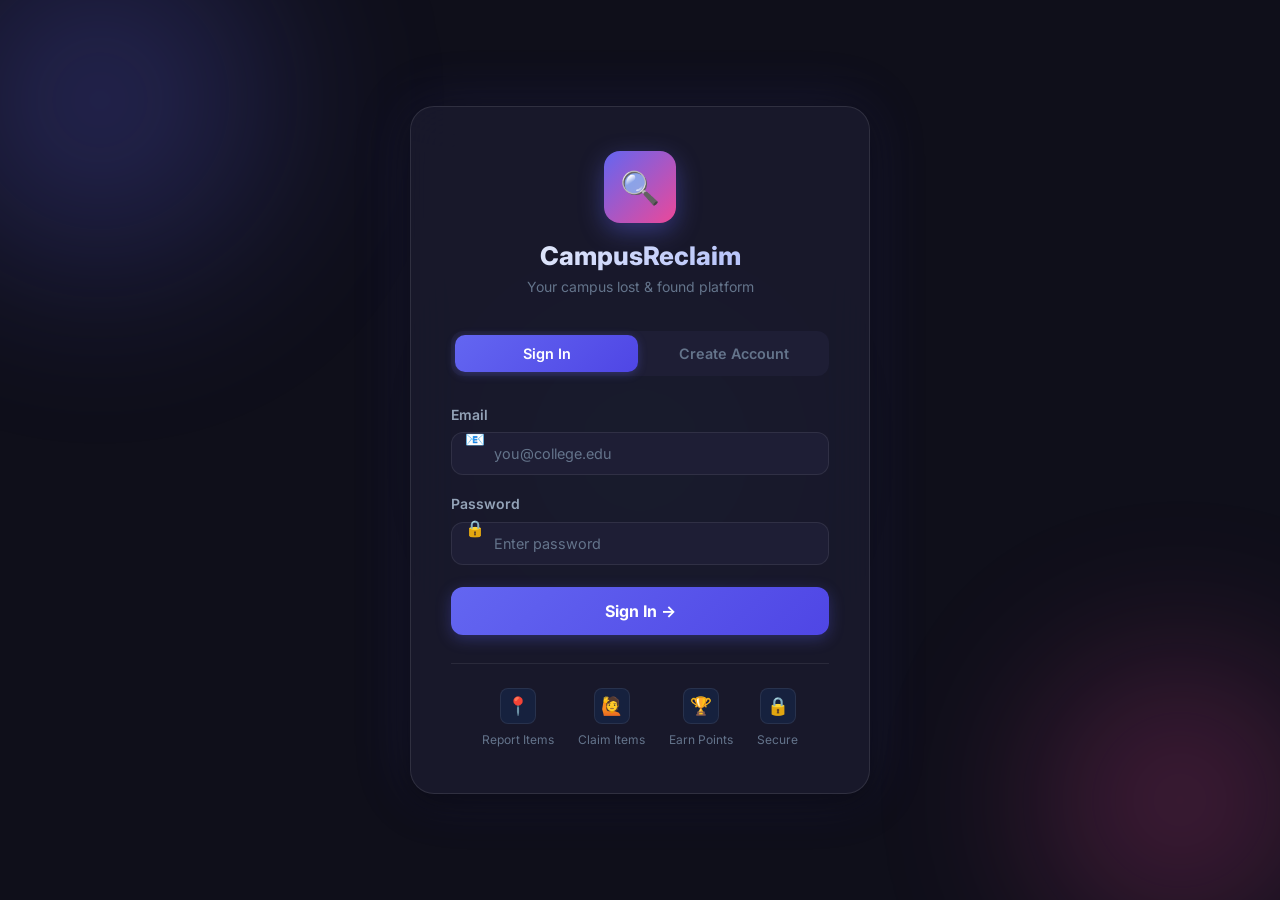
<file: index.html>
<!DOCTYPE html>
<html lang="en">

<head>
  <meta charset="UTF-8">
  <meta name="viewport" content="width=device-width, initial-scale=1.0">
  <title>CampusReclaim – Lost & Found</title>
  <meta name="description"
    content="Report and recover lost items on campus. Join CampusReclaim to help your fellow students find what they've lost.">
  <link rel="stylesheet" href="css/styles.css">
  <link rel="stylesheet" href="css/auth.css">
  <link rel="icon"
    href="data:image/svg+xml,<svg xmlns='http://www.w3.org/2000/svg' viewBox='0 0 100 100'><text y='.9em' font-size='90'>🔍</text></svg>">
</head>

<body>

  <div id="auth-page" class="auth-page">

    <!-- Animated background orbs -->
    <div class="auth-bg">
      <div class="auth-orb auth-orb-1"></div>
      <div class="auth-orb auth-orb-2"></div>
      <div class="auth-orb auth-orb-3"></div>
    </div>

    <div class="auth-container">
      <div class="auth-card">

        <!-- Logo -->
        <div class="auth-logo">
          <div class="auth-logo-icon">🔍</div>
          <h1>CampusReclaim</h1>
          <p>Your campus lost &amp; found platform</p>
        </div>

        <!-- Tabs -->
        <div class="auth-tabs">
          <button class="auth-tab active" id="tab-login">Sign In</button>
          <button class="auth-tab" id="tab-signup">Create Account</button>
        </div>

        <!-- Login Form -->
        <form class="auth-form" id="login-form" autocomplete="on">
          <div class="form-group input-group">
            <label class="form-label" for="login-email">Email</label>
            <span class="input-icon">📧</span>
            <input class="form-input" id="login-email" type="email" placeholder="you@college.edu" required
              autocomplete="email">
          </div>
          <div class="form-group input-group">
            <label class="form-label" for="login-password">Password</label>
            <span class="input-icon">🔒</span>
            <input class="form-input" id="login-password" type="password" placeholder="Enter password" required
              autocomplete="current-password">
          </div>
          <button type="submit" class="auth-submit-btn" id="login-submit">Sign In →</button>
        </form>

        <!-- Signup Form -->
        <form class="auth-form hidden" id="signup-form" autocomplete="on">
          <div class="form-group input-group">
            <label class="form-label" for="signup-username">Username</label>
            <span class="input-icon">👤</span>
            <input class="form-input" id="signup-username" type="text" placeholder="e.g. john_doe" required
              minlength="3" maxlength="30" autocomplete="username">
          </div>
          <div class="form-group input-group">
            <label class="form-label" for="signup-email">Email</label>
            <span class="input-icon">📧</span>
            <input class="form-input" id="signup-email" type="email" placeholder="you@college.edu" required
              autocomplete="email">
          </div>
          <div class="form-row">
            <div class="form-group input-group">
              <label class="form-label" for="signup-password">Password</label>
              <span class="input-icon">🔒</span>
              <input class="form-input" id="signup-password" type="password" placeholder="Min 6 characters" required
                minlength="6" autocomplete="new-password">
            </div>
            <div class="form-group input-group">
              <label class="form-label" for="signup-confirm">Confirm</label>
              <span class="input-icon">✅</span>
              <input class="form-input" id="signup-confirm" type="password" placeholder="Repeat password" required
                autocomplete="new-password">
            </div>
          </div>
          <button type="submit" class="auth-submit-btn" id="signup-submit">Create Account →</button>
        </form>

        <!-- Feature highlights -->
        <div class="auth-features">
          <div class="auth-feature">
            <div class="auth-feature-icon">📍</div>
            <span>Report Items</span>
          </div>
          <div class="auth-feature">
            <div class="auth-feature-icon">🙋</div>
            <span>Claim Items</span>
          </div>
          <div class="auth-feature">
            <div class="auth-feature-icon">🏆</div>
            <span>Earn Points</span>
          </div>
          <div class="auth-feature">
            <div class="auth-feature-icon">🔒</div>
            <span>Secure</span>
          </div>
        </div>

      </div>
    </div>

  </div>

  <!-- Toast Container -->
  <div id="toast-container"></div>

  <!-- Scripts -->
  <script src="js/local-db.js?v=2"></script>
  <script src="js/utils.js?v=2"></script>
  <script src="js/auth.js?v=2"></script>
</body>

</html>
</file>
<file: css/styles.css>
/* ============================================================
   GLOBAL STYLES & DESIGN SYSTEM
   ============================================================ */

@import url('https://fonts.googleapis.com/css2?family=Inter:wght@300;400;500;600;700;800&display=swap');

/* ── CSS Variables ─────────────────────────────────────────── */
:root {
  --primary: #6366f1;
  --primary-dark: #4f46e5;
  --primary-light: #a5b4fc;
  --primary-glow: rgba(99, 102, 241, 0.3);

  --secondary: #ec4899;
  --secondary-dark: #db2777;

  --accent-green: #10b981;
  --accent-yellow: #f59e0b;
  --accent-red: #ef4444;
  --accent-blue: #3b82f6;

  --bg-base: #0f0f1a;
  --bg-card: #1a1a2e;
  --bg-elevated: #16213e;
  --bg-input: #1e1e35;
  --bg-hover: rgba(255, 255, 255, 0.05);

  --text-primary: #f1f5f9;
  --text-secondary: #94a3b8;
  --text-muted: #64748b;

  --border: rgba(255, 255, 255, 0.08);
  --border-focus: rgba(99, 102, 241, 0.5);

  --shadow-sm: 0 1px 3px rgba(0, 0, 0, 0.3);
  --shadow-md: 0 4px 16px rgba(0, 0, 0, 0.4);
  --shadow-lg: 0 8px 32px rgba(0, 0, 0, 0.5);
  --shadow-glow: 0 0 20px rgba(99, 102, 241, 0.25);

  --radius-sm: 8px;
  --radius-md: 12px;
  --radius-lg: 16px;
  --radius-xl: 24px;
  --radius-full: 9999px;

  --font: 'Inter', sans-serif;
  --transition: 0.2s ease;
  --transition-slow: 0.4s ease;
}

/* ── Reset ─────────────────────────────────────────────────── */
*,
*::before,
*::after {
  box-sizing: border-box;
  margin: 0;
  padding: 0;
}

html {
  scroll-behavior: smooth;
  font-size: 16px;
}

body {
  font-family: var(--font);
  background: var(--bg-base);
  color: var(--text-primary);
  min-height: 100vh;
  line-height: 1.6;
  -webkit-font-smoothing: antialiased;
}

img {
  max-width: 100%;
  height: auto;
  display: block;
}

a {
  color: var(--primary-light);
  text-decoration: none;
  transition: color var(--transition);
}

a:hover {
  color: var(--primary);
}

button {
  cursor: pointer;
  font-family: var(--font);
}

input,
textarea,
select {
  font-family: var(--font);
}

/* ── Typography ────────────────────────────────────────────── */
h1,
h2,
h3,
h4,
h5,
h6 {
  font-weight: 700;
  line-height: 1.3;
  color: var(--text-primary);
}

h1 {
  font-size: clamp(1.75rem, 4vw, 2.5rem);
}

h2 {
  font-size: clamp(1.4rem, 3vw, 1.875rem);
}

h3 {
  font-size: 1.25rem;
}

p {
  color: var(--text-secondary);
}

/* ── Buttons ───────────────────────────────────────────────── */
.btn {
  display: inline-flex;
  align-items: center;
  gap: 6px;
  padding: 10px 20px;
  border: none;
  border-radius: var(--radius-md);
  font-size: 0.875rem;
  font-weight: 600;
  transition: all var(--transition);
  cursor: pointer;
  text-decoration: none;
  white-space: nowrap;
}

.btn:disabled {
  opacity: 0.6;
  cursor: not-allowed;
}

.btn-primary {
  background: linear-gradient(135deg, var(--primary), var(--primary-dark));
  color: #fff;
  box-shadow: 0 4px 15px var(--primary-glow);
}

.btn-primary:hover:not(:disabled) {
  transform: translateY(-1px);
  box-shadow: 0 6px 20px var(--primary-glow);
}

.btn-secondary {
  background: var(--bg-elevated);
  color: var(--text-secondary);
  border: 1px solid var(--border);
}

.btn-secondary:hover:not(:disabled) {
  background: var(--bg-hover);
  color: var(--text-primary);
}

.btn-danger {
  background: linear-gradient(135deg, var(--accent-red), #dc2626);
  color: #fff;
  box-shadow: 0 4px 12px rgba(239, 68, 68, 0.3);
}

.btn-danger:hover:not(:disabled) {
  transform: translateY(-1px);
}

.btn-claim {
  background: linear-gradient(135deg, var(--accent-green), #059669);
  color: #fff;
  font-size: 0.8rem;
  padding: 7px 14px;
  box-shadow: 0 3px 10px rgba(16, 185, 129, 0.3);
}

.btn-claim:hover {
  transform: translateY(-2px);
  box-shadow: 0 6px 18px rgba(16, 185, 129, 0.5);
  background: linear-gradient(135deg, #059669, var(--accent-green));
}

.btn-view-claims {
  background: linear-gradient(135deg, var(--accent-blue), #2563eb);
  color: #fff;
  font-size: 0.8rem;
  padding: 7px 14px;
}

.btn-view-claims:hover {
  transform: translateY(-1px);
}

.btn-approve {
  background: linear-gradient(135deg, var(--accent-green), #059669);
  color: #fff;
  font-size: 0.8rem;
  padding: 6px 12px;
  box-shadow: 0 3px 10px rgba(16, 185, 129, 0.2);
}

.btn-approve:hover {
  transform: translateY(-2px);
  box-shadow: 0 6px 18px rgba(16, 185, 129, 0.5);
  background: linear-gradient(135deg, #059669, var(--accent-green));
}

.btn-reject,
.btn-delete {
  background: linear-gradient(135deg, var(--accent-red), #dc2626);
  color: #fff;
  font-size: 0.8rem;
  padding: 6px 12px;
}

.btn-sm {
  padding: 6px 10px;
  font-size: 0.78rem;
}

/* ── Forms ─────────────────────────────────────────────────── */
.form-group {
  display: flex;
  flex-direction: column;
  gap: 6px;
}

.form-label {
  font-size: 0.875rem;
  font-weight: 600;
  color: var(--text-secondary);
}

.form-input {
  padding: 12px 16px;
  background: var(--bg-input);
  border: 1px solid var(--border);
  border-radius: var(--radius-md);
  color: var(--text-primary);
  font-size: 0.9rem;
  transition: border-color var(--transition), box-shadow var(--transition);
  width: 100%;
}

.form-input::placeholder {
  color: var(--text-muted);
}

.form-input:focus {
  outline: none;
  border-color: var(--primary);
  box-shadow: 0 0 0 3px var(--primary-glow);
}

textarea.form-input {
  resize: vertical;
  min-height: 90px;
}

select.form-input {
  appearance: none;
  cursor: pointer;
}

.form-row {
  display: grid;
  grid-template-columns: 1fr 1fr;
  gap: 16px;
}

@media (max-width: 600px) {
  .form-row {
    grid-template-columns: 1fr;
  }
}

/* ── Badges ────────────────────────────────────────────────── */
.badge {
  display: inline-flex;
  align-items: center;
  gap: 4px;
  padding: 3px 10px;
  border-radius: var(--radius-full);
  font-size: 0.72rem;
  font-weight: 700;
  letter-spacing: 0.03em;
  text-transform: uppercase;
}

.badge-open {
  background: rgba(59, 130, 246, 0.2);
  color: #93c5fd;
  border: 1px solid rgba(59, 130, 246, 0.3);
}

.badge-pending {
  background: rgba(245, 158, 11, 0.2);
  color: #fcd34d;
  border: 1px solid rgba(245, 158, 11, 0.3);
}

.badge-returned {
  background: rgba(16, 185, 129, 0.2);
  color: #6ee7b7;
  border: 1px solid rgba(16, 185, 129, 0.3);
  box-shadow: 0 0 8px rgba(16, 185, 129, 0.4);
  text-shadow: 0 0 4px rgba(16, 185, 129, 0.5);
}

.type-badge {
  display: inline-flex;
  align-items: center;
  gap: 4px;
  padding: 3px 10px;
  border-radius: var(--radius-full);
  font-size: 0.72rem;
  font-weight: 700;
  text-transform: uppercase;
}

.type-lost {
  background: rgba(239, 68, 68, 0.2);
  color: #fca5a5;
  border: 1px solid rgba(239, 68, 68, 0.3);
}

.type-found {
  background: rgba(16, 185, 129, 0.2);
  color: #6ee7b7;
  border: 1px solid rgba(16, 185, 129, 0.3);
}

/* ── Spinner ────────────────────────────────────────────────── */
.spinner {
  width: 40px;
  height: 40px;
  border: 3px solid var(--border);
  border-top-color: var(--primary);
  border-radius: 50%;
  animation: spin 0.8s linear infinite;
}

.spinner-sm {
  display: inline-block;
  width: 16px;
  height: 16px;
  border: 2px solid rgba(255, 255, 255, 0.3);
  border-top-color: #fff;
  border-radius: 50%;
  animation: spin 0.8s linear infinite;
  vertical-align: middle;
}

@keyframes spin {
  to {
    transform: rotate(360deg);
  }
}

.loading-spinner {
  display: flex;
  flex-direction: column;
  align-items: center;
  justify-content: center;
  gap: 16px;
  padding: 60px 20px;
  color: var(--text-muted);
  grid-column: 1 / -1;
}

/* ── Empty & Error States ───────────────────────────────────── */
.empty-state {
  display: flex;
  flex-direction: column;
  align-items: center;
  justify-content: center;
  gap: 12px;
  padding: 80px 20px;
  grid-column: 1 / -1;
  text-align: center;
}

.empty-icon {
  font-size: 3.5rem;
  filter: grayscale(0.3);
}

.empty-state h3 {
  color: var(--text-primary);
}

.empty-sub {
  color: var(--text-muted);
  font-size: 0.9rem;
}

.error-state {
  grid-column: 1 / -1;
  text-align: center;
  padding: 40px;
  color: var(--accent-red);
}

.error-text {
  color: var(--accent-red);
  font-size: 0.875rem;
}

/* ── Toast Notifications ────────────────────────────────────── */
#toast-container {
  position: fixed;
  top: 20px;
  right: 20px;
  z-index: 9999;
  display: flex;
  flex-direction: column;
  gap: 10px;
  max-width: 360px;
}

.toast {
  display: flex;
  align-items: center;
  gap: 10px;
  padding: 14px 18px;
  border-radius: var(--radius-md);
  backdrop-filter: blur(20px);
  border: 1px solid var(--border);
  box-shadow: var(--shadow-lg);
  font-size: 0.875rem;
  font-weight: 500;
  opacity: 0;
  transform: translateX(110%);
  transition: all 0.35s cubic-bezier(0.34, 1.56, 0.64, 1);
  pointer-events: all;
}

.toast-show {
  opacity: 1;
  transform: translateX(0);
}

.toast-hide {
  opacity: 0;
  transform: translateX(110%);
  transition: all 0.4s ease;
}

.toast-success {
  background: rgba(16, 185, 129, 0.15);
  border-color: rgba(16, 185, 129, 0.4);
  color: #6ee7b7;
}

.toast-error {
  background: rgba(239, 68, 68, 0.15);
  border-color: rgba(239, 68, 68, 0.4);
  color: #fca5a5;
}

.toast-info {
  background: rgba(99, 102, 241, 0.15);
  border-color: rgba(99, 102, 241, 0.4);
  color: var(--primary-light);
}

.toast-warning {
  background: rgba(245, 158, 11, 0.15);
  border-color: rgba(245, 158, 11, 0.4);
  color: #fcd34d;
}

.toast-message {
  flex: 1;
}

.toast-close {
  background: none;
  border: none;
  color: inherit;
  opacity: 0.7;
  font-size: 1.1rem;
  padding: 0 4px;
  line-height: 1;
}

.toast-close:hover {
  opacity: 1;
}

/* ── Modal ─────────────────────────────────────────────────── */
.modal-backdrop {
  position: fixed;
  inset: 0;
  background: rgba(0, 0, 0, 0.7);
  backdrop-filter: blur(6px);
  z-index: 1000;
  display: none;
  align-items: center;
  justify-content: center;
  padding: 20px;
}

.modal-backdrop.modal-open {
  display: flex;
  animation: fadeIn 0.2s ease;
}

.modal {
  background: var(--bg-card);
  border: 1px solid var(--border);
  border-radius: var(--radius-xl);
  width: 100%;
  max-width: 560px;
  max-height: 90vh;
  overflow-y: auto;
  box-shadow: var(--shadow-lg), var(--shadow-glow);
  animation: slideUp 0.3s cubic-bezier(0.34, 1.56, 0.64, 1);
}

.modal-header {
  display: flex;
  align-items: center;
  justify-content: space-between;
  padding: 24px 28px 0;
}

.modal-header h2 {
  font-size: 1.2rem;
}

.modal-close {
  background: var(--bg-elevated);
  border: 1px solid var(--border);
  color: var(--text-secondary);
  width: 32px;
  height: 32px;
  border-radius: var(--radius-sm);
  font-size: 1.1rem;
  display: flex;
  align-items: center;
  justify-content: center;
  transition: all var(--transition);
}

.modal-close:hover {
  background: var(--accent-red);
  color: #fff;
  border-color: var(--accent-red);
}

.modal-body {
  padding: 24px 28px 28px;
  display: flex;
  flex-direction: column;
  gap: 20px;
}

/* ── Scrollbar ─────────────────────────────────────────────── */
::-webkit-scrollbar {
  width: 6px;
  height: 6px;
}

::-webkit-scrollbar-track {
  background: var(--bg-base);
}

::-webkit-scrollbar-thumb {
  background: var(--border);
  border-radius: 10px;
}

::-webkit-scrollbar-thumb:hover {
  background: var(--primary);
}

/* ── Utility ────────────────────────────────────────────────── */
.hidden {
  display: none !important;
}

.text-center {
  text-align: center;
}

.text-muted {
  color: var(--text-muted);
}

.w-full {
  width: 100%;
}

/* ── Animations ─────────────────────────────────────────────── */
@keyframes fadeIn {
  from {
    opacity: 0;
  }

  to {
    opacity: 1;
  }
}

@keyframes slideUp {
  from {
    opacity: 0;
    transform: translateY(30px) scale(0.97);
  }

  to {
    opacity: 1;
    transform: translateY(0) scale(1);
  }
}

@keyframes pulse {

  0%,
  100% {
    opacity: 1;
  }

  50% {
    opacity: 0.6;
  }
}

/* ── Image Preview ──────────────────────────────────────────── */
.image-preview-wrapper {
  border: 2px dashed var(--border);
  border-radius: var(--radius-md);
  padding: 8px;
  transition: border-color var(--transition);
  cursor: pointer;
}

.image-preview-wrapper:hover {
  border-color: var(--primary);
}

.image-preview {
  width: 100%;
  max-height: 200px;
  object-fit: cover;
  border-radius: var(--radius-sm);
}

/* ── Responsive ─────────────────────────────────────────────── */
@media (max-width: 480px) {
  .modal {
    border-radius: var(--radius-lg);
  }

  .modal-header {
    padding: 20px 20px 0;
  }

  .modal-body {
    padding: 20px;
  }
}
</file>
<file: css/auth.css>
/* ============================================================
   AUTH PAGE STYLES
   ============================================================ */

.auth-page {
    min-height: 100vh;
    display: flex;
    align-items: center;
    justify-content: center;
    padding: 20px;
    position: relative;
    overflow: hidden;
    background: var(--bg-base);
}

/* ── Animated Background ────────────────────────────────────── */
.auth-bg {
    position: fixed;
    inset: 0;
    z-index: 0;
    overflow: hidden;
}

.auth-orb {
    position: absolute;
    border-radius: 50%;
    filter: blur(80px);
    animation: float 8s ease-in-out infinite;
    opacity: 0.35;
}

.auth-orb-1 {
    width: 500px;
    height: 500px;
    background: radial-gradient(circle, #6366f1, transparent 70%);
    top: -150px;
    left: -150px;
    animation-delay: 0s;
}

.auth-orb-2 {
    width: 400px;
    height: 400px;
    background: radial-gradient(circle, #ec4899, transparent 70%);
    bottom: -100px;
    right: -100px;
    animation-delay: -4s;
}

.auth-orb-3 {
    width: 300px;
    height: 300px;
    background: radial-gradient(circle, #10b981, transparent 70%);
    top: 50%;
    left: 50%;
    transform: translate(-50%, -50%);
    animation-delay: -2s;
}

@keyframes float {

    0%,
    100% {
        transform: translateY(0) scale(1);
    }

    50% {
        transform: translateY(-30px) scale(1.05);
    }
}

/* ── Auth Card ──────────────────────────────────────────────── */
.auth-container {
    position: relative;
    z-index: 1;
    width: 100%;
    max-width: 460px;
}

.auth-card {
    background: rgba(26, 26, 46, 0.85);
    backdrop-filter: blur(24px);
    -webkit-backdrop-filter: blur(24px);
    border: 1px solid rgba(255, 255, 255, 0.1);
    border-radius: var(--radius-xl);
    padding: 44px 40px;
    box-shadow: var(--shadow-lg), 0 0 60px rgba(99, 102, 241, 0.15);
    animation: slideUp 0.5s cubic-bezier(0.34, 1.56, 0.64, 1);
}

/* ── Logo ───────────────────────────────────────────────────── */
.auth-logo {
    text-align: center;
    margin-bottom: 32px;
}

.auth-logo-icon {
    width: 72px;
    height: 72px;
    background: linear-gradient(135deg, var(--primary), var(--secondary));
    border-radius: var(--radius-lg);
    display: flex;
    align-items: center;
    justify-content: center;
    font-size: 2rem;
    margin: 0 auto 16px;
    box-shadow: 0 8px 24px rgba(99, 102, 241, 0.4);
    animation: pulse-glow 3s ease-in-out infinite;
}

@keyframes pulse-glow {

    0%,
    100% {
        box-shadow: 0 8px 24px rgba(99, 102, 241, 0.4);
    }

    50% {
        box-shadow: 0 8px 32px rgba(99, 102, 241, 0.7);
    }
}

.auth-logo h1 {
    font-size: 1.6rem;
    font-weight: 800;
    background: linear-gradient(135deg, var(--text-primary), var(--primary-light));
    -webkit-background-clip: text;
    -webkit-text-fill-color: transparent;
    background-clip: text;
    margin-bottom: 4px;
}

.auth-logo p {
    font-size: 0.875rem;
    color: var(--text-muted);
}

/* ── Tabs ────────────────────────────────────────────────────── */
.auth-tabs {
    display: grid;
    grid-template-columns: 1fr 1fr;
    gap: 4px;
    background: var(--bg-input);
    padding: 4px;
    border-radius: var(--radius-md);
    margin-bottom: 28px;
}

.auth-tab {
    padding: 10px;
    background: none;
    border: none;
    border-radius: calc(var(--radius-md) - 2px);
    color: var(--text-muted);
    font-size: 0.9rem;
    font-weight: 600;
    transition: all var(--transition);
}

.auth-tab.active {
    background: linear-gradient(135deg, var(--primary), var(--primary-dark));
    color: #fff;
    box-shadow: 0 2px 10px var(--primary-glow);
}

.auth-tab:hover:not(.active) {
    color: var(--text-primary);
    background: var(--bg-hover);
}

/* ── Forms ──────────────────────────────────────────────────── */
.auth-form {
    display: flex;
    flex-direction: column;
    gap: 18px;
}

.input-group {
    position: relative;
}

.input-icon {
    position: absolute;
    left: 14px;
    top: 50%;
    transform: translateY(-50%);
    font-size: 1rem;
    pointer-events: none;
    z-index: 1;
}

.input-group .form-input {
    padding-left: 42px;
}

.auth-submit-btn {
    width: 100%;
    padding: 14px;
    background: linear-gradient(135deg, var(--primary), var(--primary-dark));
    border: none;
    border-radius: var(--radius-md);
    color: #fff;
    font-size: 1rem;
    font-weight: 700;
    cursor: pointer;
    transition: all var(--transition);
    box-shadow: 0 4px 15px var(--primary-glow);
    margin-top: 4px;
}

.auth-submit-btn:hover:not(:disabled) {
    transform: translateY(-2px);
    box-shadow: 0 6px 24px var(--primary-glow);
}

.auth-submit-btn:active:not(:disabled) {
    transform: translateY(0);
}

.auth-submit-btn:disabled {
    opacity: 0.7;
    cursor: not-allowed;
}

/* ── Footer text ─────────────────────────────────────────────── */
.auth-footer {
    text-align: center;
    margin-top: 24px;
    font-size: 0.8rem;
    color: var(--text-muted);
}

.auth-footer a {
    color: var(--primary-light);
    font-weight: 600;
}

.auth-footer a:hover {
    color: var(--primary);
}

/* ── Feature Highlights ─────────────────────────────────────── */
.auth-features {
    display: flex;
    justify-content: center;
    gap: 24px;
    margin-top: 28px;
    padding-top: 24px;
    border-top: 1px solid var(--border);
    flex-wrap: wrap;
}

.auth-feature {
    display: flex;
    flex-direction: column;
    align-items: center;
    gap: 6px;
    font-size: 0.75rem;
    color: var(--text-muted);
}

.auth-feature-icon {
    width: 36px;
    height: 36px;
    background: var(--bg-elevated);
    border-radius: var(--radius-sm);
    display: flex;
    align-items: center;
    justify-content: center;
    font-size: 1.1rem;
    border: 1px solid var(--border);
}

/* ── Responsive ─────────────────────────────────────────────── */
@media (max-width: 480px) {
    .auth-card {
        padding: 32px 24px;
        border-radius: var(--radius-lg);
    }

    .auth-features {
        gap: 16px;
    }
}
</file>
<file: css/dashboard.css>
/* ============================================================
   DASHBOARD STYLES
   ============================================================ */

/* ── Layout ─────────────────────────────────────────────────── */
.dashboard-page {
    min-height: 100vh;
    background: var(--bg-base);
    display: flex;
    flex-direction: column;
}

/* ── Navbar ─────────────────────────────────────────────────── */
.navbar {
    position: sticky;
    top: 0;
    z-index: 100;
    display: flex;
    align-items: center;
    justify-content: space-between;
    padding: 0 28px;
    height: 68px;
    background: rgba(26, 26, 46, 0.9);
    backdrop-filter: blur(20px);
    -webkit-backdrop-filter: blur(20px);
    border-bottom: 1px solid var(--border);
    gap: 16px;
}

.navbar-brand {
    display: flex;
    align-items: center;
    gap: 10px;
    font-weight: 800;
    font-size: 1.1rem;
    color: var(--text-primary);
    text-decoration: none;
    flex-shrink: 0;
}

.navbar-brand-icon {
    width: 38px;
    height: 38px;
    background: linear-gradient(135deg, var(--primary), var(--secondary));
    border-radius: var(--radius-sm);
    display: flex;
    align-items: center;
    justify-content: center;
    font-size: 1.2rem;
    box-shadow: 0 4px 12px var(--primary-glow);
}

.navbar-brand-text span {
    background: linear-gradient(135deg, var(--primary-light), var(--secondary));
    -webkit-background-clip: text;
    -webkit-text-fill-color: transparent;
    background-clip: text;
}

.navbar-user {
    display: flex;
    align-items: center;
    gap: 12px;
    margin-left: auto;
}

.nav-points-badge {
    display: flex;
    align-items: center;
    gap: 6px;
    padding: 6px 14px;
    background: linear-gradient(135deg, rgba(99, 102, 241, 0.2), rgba(236, 72, 153, 0.2));
    border: 1px solid rgba(99, 102, 241, 0.3);
    border-radius: var(--radius-full);
    font-size: 0.85rem;
    font-weight: 700;
    color: var(--primary-light);
}

#nav-avatar {
    width: 38px;
    height: 38px;
    border-radius: var(--radius-full);
    display: flex;
    align-items: center;
    justify-content: center;
    font-size: 0.85rem;
    font-weight: 700;
    color: #fff;
    border: 2px solid rgba(255, 255, 255, 0.2);
    flex-shrink: 0;
}

#nav-username {
    font-weight: 600;
    font-size: 0.9rem;
    color: var(--text-primary);
    max-width: 120px;
    overflow: hidden;
    text-overflow: ellipsis;
    white-space: nowrap;
}

#logout-btn {
    background: var(--bg-elevated);
    border: 1px solid var(--border);
    color: var(--text-secondary);
    padding: 8px 14px;
    border-radius: var(--radius-md);
    font-size: 0.85rem;
    font-weight: 600;
    transition: all var(--transition);
}

#logout-btn:hover {
    background: rgba(239, 68, 68, 0.15);
    border-color: rgba(239, 68, 68, 0.4);
    color: #fca5a5;
}

/* ── Main Content wrapper ────────────────────────────────────── */
.dashboard-main {
    flex: 1;
    padding: 28px;
    max-width: 1400px;
    margin: 0 auto;
    width: 100%;
}

/* ── Stats Bar ───────────────────────────────────────────────── */
.stats-bar {
    display: grid;
    grid-template-columns: repeat(4, 1fr);
    gap: 16px;
    margin-bottom: 28px;
}

.stat-card {
    background: var(--bg-card);
    border: 1px solid var(--border);
    border-radius: var(--radius-lg);
    padding: 20px 24px;
    display: flex;
    align-items: center;
    gap: 16px;
    transition: all var(--transition);
    position: relative;
    overflow: hidden;
}

.stat-card::after {
    content: '';
    position: absolute;
    inset: 0;
    background: linear-gradient(135deg, transparent 50%, rgba(255, 255, 255, 0.02));
}

.stat-card:hover {
    border-color: var(--primary);
    transform: translateY(-2px);
    box-shadow: var(--shadow-md);
}

.stat-icon {
    width: 48px;
    height: 48px;
    border-radius: var(--radius-md);
    display: flex;
    align-items: center;
    justify-content: center;
    font-size: 1.4rem;
    flex-shrink: 0;
}

.stat-icon-total {
    background: rgba(99, 102, 241, 0.2);
}

.stat-icon-lost {
    background: rgba(239, 68, 68, 0.2);
}

.stat-icon-found {
    background: rgba(16, 185, 129, 0.2);
}

.stat-icon-returned {
    background: rgba(16, 185, 129, 0.2);
    color: #10b981;
    box-shadow: 0 0 15px rgba(16, 185, 129, 0.3);
}

.stat-content {}

.stat-value {
    font-size: 1.75rem;
    font-weight: 800;
    color: var(--text-primary);
    line-height: 1;
}

.stat-label {
    font-size: 0.8rem;
    color: var(--text-muted);
    margin-top: 2px;
}

/* ── Toolbar ─────────────────────────────────────────────────── */
.toolbar {
    display: flex;
    align-items: center;
    gap: 12px;
    margin-bottom: 20px;
    flex-wrap: wrap;
}

/* Tabs */
.tabs {
    display: flex;
    gap: 4px;
    background: var(--bg-card);
    padding: 4px;
    border-radius: var(--radius-md);
    border: 1px solid var(--border);
    flex-wrap: wrap;
}

.tab-btn {
    padding: 8px 16px;
    background: none;
    border: none;
    border-radius: calc(var(--radius-md) - 2px);
    color: var(--text-muted);
    font-size: 0.85rem;
    font-weight: 600;
    transition: all var(--transition);
}

.tab-btn:hover {
    color: var(--text-primary);
}

.tab-btn.active {
    background: linear-gradient(135deg, var(--primary), var(--primary-dark));
    color: #fff;
    box-shadow: 0 2px 8px var(--primary-glow);
}

/* Action buttons */
.toolbar-actions {
    display: flex;
    gap: 10px;
    margin-left: auto;
}

.btn-report-lost {
    background: linear-gradient(135deg, rgba(239, 68, 68, 0.2), rgba(239, 68, 68, 0.1));
    color: #fca5a5;
    border: 1px solid rgba(239, 68, 68, 0.3);
}

.btn-report-lost:hover {
    background: linear-gradient(135deg, rgba(239, 68, 68, 0.35), rgba(239, 68, 68, 0.2));
    transform: translateY(-1px);
}

.btn-report-found {
    background: linear-gradient(135deg, rgba(16, 185, 129, 0.2), rgba(16, 185, 129, 0.1));
    color: #6ee7b7;
    border: 1px solid rgba(16, 185, 129, 0.3);
}

.btn-report-found:hover {
    background: linear-gradient(135deg, rgba(16, 185, 129, 0.35), rgba(16, 185, 129, 0.2));
    transform: translateY(-1px);
}

.btn-leaderboard-nav {
    background: linear-gradient(135deg, rgba(245, 158, 11, 0.2), rgba(245, 158, 11, 0.1));
    color: #fcd34d;
    border: 1px solid rgba(245, 158, 11, 0.3);
}

.btn-leaderboard-nav:hover {
    background: linear-gradient(135deg, rgba(245, 158, 11, 0.35), rgba(245, 158, 11, 0.2));
    transform: translateY(-1px);
}

/* ── Search & Filter Bar ─────────────────────────────────────── */
.filter-bar {
    display: flex;
    gap: 12px;
    margin-bottom: 24px;
    flex-wrap: wrap;
}

.search-wrapper {
    display: flex;
    align-items: center;
    background: var(--bg-card);
    border: 1px solid var(--border);
    border-radius: var(--radius-md);
    padding: 0 14px;
    gap: 10px;
    flex: 1;
    min-width: 200px;
    transition: border-color var(--transition);
}

.search-wrapper:focus-within {
    border-color: var(--primary);
    box-shadow: 0 0 0 3px var(--primary-glow);
}

.search-wrapper .search-icon {
    color: var(--text-muted);
    font-size: 1rem;
}

#search-input {
    flex: 1;
    background: none;
    border: none;
    outline: none;
    color: var(--text-primary);
    font-size: 0.9rem;
    padding: 12px 0;
}

#search-input::placeholder {
    color: var(--text-muted);
}

.filter-select {
    padding: 12px 16px;
    background: var(--bg-card);
    border: 1px solid var(--border);
    border-radius: var(--radius-md);
    color: var(--text-primary);
    font-size: 0.875rem;
    font-weight: 500;
    cursor: pointer;
    min-width: 140px;
    outline: none;
    transition: border-color var(--transition);
}

.filter-select:focus {
    border-color: var(--primary);
    box-shadow: 0 0 0 3px var(--primary-glow);
}

.filter-select option {
    background: var(--bg-elevated);
}

/* ── Items Grid ──────────────────────────────────────────────── */
.items-grid {
    display: grid;
    grid-template-columns: repeat(auto-fill, minmax(300px, 1fr));
    gap: 20px;
}

/* ── Item Card ───────────────────────────────────────────────── */
.item-card {
    background: var(--bg-card);
    border: 1px solid var(--border);
    border-radius: var(--radius-lg);
    overflow: hidden;
    transition: all var(--transition);
    display: flex;
    flex-direction: column;
    animation: fadeIn 0.3s ease;
}

.item-card:hover {
    transform: translateY(-4px);
    box-shadow: var(--shadow-md), 0 0 30px rgba(99, 102, 241, 0.1);
    border-color: rgba(99, 102, 241, 0.3);
}

.item-card-image {
    position: relative;
    height: 180px;
    overflow: hidden;
    background: var(--bg-elevated);
}

.item-card-image img {
    width: 100%;
    height: 100%;
    object-fit: cover;
    transition: transform 0.4s ease;
}

.item-card:hover .item-card-image img {
    transform: scale(1.05);
}

.item-no-image {
    width: 100%;
    height: 100%;
    display: flex;
    align-items: center;
    justify-content: center;
    font-size: 3rem;
    background: linear-gradient(135deg, var(--bg-elevated), var(--bg-input));
}

.item-card-badges {
    position: absolute;
    top: 10px;
    left: 10px;
    display: flex;
    gap: 6px;
    flex-wrap: wrap;
}

.item-card-body {
    padding: 16px;
    display: flex;
    flex-direction: column;
    gap: 10px;
    flex: 1;
}

.item-card-title {
    font-size: 1rem;
    font-weight: 700;
    color: var(--text-primary);
    overflow: hidden;
    text-overflow: ellipsis;
    white-space: nowrap;
}

.item-card-desc {
    font-size: 0.85rem;
    color: var(--text-secondary);
    line-height: 1.5;
    display: -webkit-box;
    -webkit-line-clamp: 2;
    -webkit-box-orient: vertical;
    overflow: hidden;
}

.item-card-meta {
    display: flex;
    flex-wrap: wrap;
    gap: 6px;
}

.item-card-meta span {
    font-size: 0.75rem;
    color: var(--text-muted);
    background: var(--bg-elevated);
    padding: 3px 8px;
    border-radius: var(--radius-sm);
    border: 1px solid var(--border);
}

.item-card-footer {
    display: flex;
    align-items: center;
    justify-content: space-between;
    gap: 8px;
    margin-top: auto;
    padding-top: 10px;
    border-top: 1px solid var(--border);
    flex-wrap: wrap;
}

.item-time {
    font-size: 0.75rem;
    color: var(--text-muted);
}

.item-card-actions {
    display: flex;
    gap: 6px;
    flex-wrap: wrap;
}

/* ── Claims View Modal ────────────────────────────────────────── */
.claims-list {
    display: flex;
    flex-direction: column;
    gap: 12px;
}

.claim-row {
    display: flex;
    align-items: center;
    gap: 12px;
    padding: 14px 16px;
    background: var(--bg-elevated);
    border: 1px solid var(--border);
    border-radius: var(--radius-md);
    flex-wrap: wrap;
}

.claim-info {
    flex: 1;
    display: flex;
    flex-direction: column;
    gap: 2px;
}

.claim-info strong {
    font-size: 0.9rem;
    color: var(--text-primary);
}

.claim-time {
    font-size: 0.75rem;
    color: var(--text-muted);
}

.claim-status {
    padding: 4px 12px;
    border-radius: var(--radius-full);
    font-size: 0.75rem;
    font-weight: 700;
    text-transform: uppercase;
}

.claim-status.pending {
    background: rgba(245, 158, 11, 0.2);
    color: #fcd34d;
    border: 1px solid rgba(245, 158, 11, 0.3);
}

.claim-status.approved {
    background: rgba(16, 185, 129, 0.2);
    color: #6ee7b7;
    border: 1px solid rgba(16, 185, 129, 0.3);
}

.claim-status.rejected {
    background: rgba(239, 68, 68, 0.2);
    color: #fca5a5;
    border: 1px solid rgba(239, 68, 68, 0.3);
}

.claim-actions {
    display: flex;
    gap: 8px;
}

.no-claims {
    text-align: center;
    color: var(--text-muted);
    padding: 20px;
    font-size: 0.875rem;
}

/* ── Leaderboard Panel ────────────────────────────────────────── */
#leaderboard-panel {
    padding: 0 28px 28px;
    max-width: 800px;
    margin: 0 auto;
    width: 100%;
}

.lb-header {
    display: flex;
    align-items: center;
    justify-content: space-between;
    margin-bottom: 24px;
    padding-top: 28px;
}

.lb-header h2 {
    font-size: 1.5rem;
}

.lb-back-btn {
    display: flex;
    align-items: center;
    gap: 6px;
    background: var(--bg-card);
    border: 1px solid var(--border);
    color: var(--text-secondary);
    padding: 8px 16px;
    border-radius: var(--radius-md);
    font-size: 0.875rem;
    font-weight: 600;
    cursor: pointer;
    transition: all var(--transition);
}

.lb-back-btn:hover {
    border-color: var(--primary);
    color: var(--primary-light);
}

#lb-container {
    display: flex;
    flex-direction: column;
    gap: 8px;
}

.lb-row {
    display: flex;
    align-items: center;
    gap: 14px;
    padding: 16px 20px;
    background: var(--bg-card);
    border: 1px solid var(--border);
    border-radius: var(--radius-lg);
    transition: all var(--transition);
    animation: fadeIn 0.3s ease;
}

.lb-row:hover {
    border-color: rgba(99, 102, 241, 0.3);
    transform: translateX(4px);
}

.lb-row-current {
    border-color: var(--primary);
    background: rgba(99, 102, 241, 0.08);
}

.lb-row-top {
    border-color: rgba(245, 158, 11, 0.2);
}

.lb-rank {
    font-size: 1.4rem;
    width: 36px;
    text-align: center;
    flex-shrink: 0;
}

.lb-avatar {
    width: 44px;
    height: 44px;
    border-radius: var(--radius-full);
    display: flex;
    align-items: center;
    justify-content: center;
    font-size: 0.9rem;
    font-weight: 700;
    color: #fff;
    flex-shrink: 0;
}

.lb-info {
    flex: 1;
    display: flex;
    flex-direction: column;
    gap: 2px;
    min-width: 0;
}

.lb-username {
    font-weight: 700;
    color: var(--text-primary);
    overflow: hidden;
    text-overflow: ellipsis;
    white-space: nowrap;
}

.lb-joined {
    font-size: 0.75rem;
    color: var(--text-muted);
}

.you-badge {
    display: inline-block;
    padding: 1px 8px;
    background: var(--primary);
    border-radius: var(--radius-full);
    font-size: 0.6rem;
    color: #fff;
    font-weight: 700;
    text-transform: uppercase;
    vertical-align: middle;
    margin-left: 6px;
    letter-spacing: 0.05em;
}

.lb-points {
    display: flex;
    flex-direction: column;
    align-items: flex-end;
    flex-shrink: 0;
}

.lb-score {
    font-size: 1.4rem;
    font-weight: 800;
    color: var(--primary-light);
    line-height: 1;
}

.lb-pts-label {
    font-size: 0.7rem;
    color: var(--text-muted);
    text-transform: uppercase;
    letter-spacing: 0.05em;
}

/* ── Claim Modal description ─────────────────────────────────── */
.claim-description {
    font-size: 0.85rem;
    color: var(--text-secondary);
    background: var(--bg-elevated);
    padding: 14px 16px;
    border-radius: var(--radius-md);
    border: 1px solid var(--border);
    line-height: 1.6;
}

/* ── File Input Styling ──────────────────────────────────────── */
.file-input-wrapper {
    position: relative;
    cursor: pointer;
}

.file-input-label {
    display: flex;
    flex-direction: column;
    align-items: center;
    gap: 8px;
    padding: 24px;
    border: 2px dashed var(--border);
    border-radius: var(--radius-md);
    cursor: pointer;
    transition: all var(--transition);
    background: var(--bg-input);
    text-align: center;
}

.file-input-label:hover {
    border-color: var(--primary);
    background: rgba(99, 102, 241, 0.05);
}

.file-input-label .upload-icon {
    font-size: 2rem;
}

.file-input-label .upload-text {
    font-size: 0.875rem;
    color: var(--text-secondary);
    font-weight: 500;
}

.file-input-label .upload-hint {
    font-size: 0.75rem;
    color: var(--text-muted);
}

#form-image {
    display: none;
}

/* ── Responsive ─────────────────────────────────────────────── */
@media (max-width: 1024px) {
    .stats-bar {
        grid-template-columns: repeat(2, 1fr);
    }
}

@media (max-width: 768px) {
    .navbar {
        padding: 0 16px;
    }

    #nav-username {
        display: none;
    }

    .dashboard-main {
        padding: 16px;
    }

    #leaderboard-panel {
        padding: 0 16px 16px;
    }

    .toolbar {
        flex-direction: column;
        align-items: stretch;
    }

    .toolbar-actions {
        margin-left: 0;
    }

    .filter-bar {
        flex-direction: column;
    }

    .search-wrapper {
        min-width: unset;
    }

    .items-grid {
        grid-template-columns: 1fr;
    }
}

@media (max-width: 480px) {
    .stats-bar {
        grid-template-columns: 1fr 1fr;
        gap: 10px;
    }

    .stat-card {
        padding: 14px 16px;
    }

    .stat-value {
        font-size: 1.4rem;
    }

    .tabs {
        overflow-x: auto;
    }

    .tab-btn {
        padding: 8px 12px;
        font-size: 0.8rem;
    }
}
</file>
